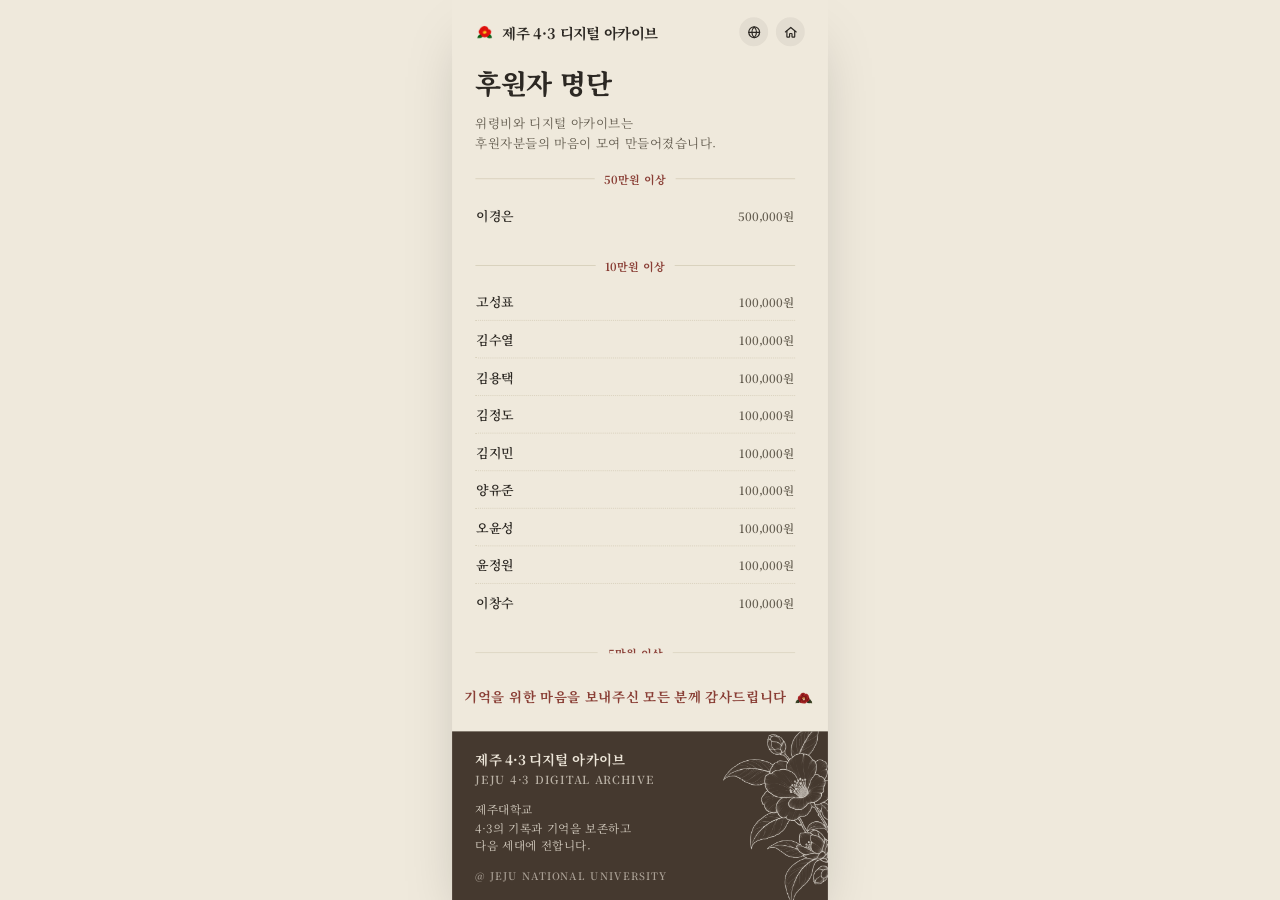
<file: donors.html>
<!DOCTYPE html>
<html lang="ko">
<head>
<meta charset="UTF-8">
<meta name="viewport" content="width=device-width, initial-scale=1.0, maximum-scale=1.0, viewport-fit=cover">
<title>후원자 명단 | 제주 4·3 디지털 아카이브</title>
<meta name="description" content="위령비와 디지털 아카이브를 만드는 데 마음을 모아주신 후원자분들을 소개합니다.">
<link rel="preconnect" href="https://fonts.googleapis.com">
<link rel="preconnect" href="https://fonts.gstatic.com" crossorigin>
<link href="https://fonts.googleapis.com/css2?family=Noto+Serif+KR:wght@400;500;700;900&family=Noto+Serif+JP:wght@400;500;700;900&display=swap" rel="stylesheet">
<link rel="stylesheet" href="assets/site.css?v=3">
<style>
  .page-title{
    margin: 6px 24px 0;
    font-weight:800;
    font-size: 28px;
    letter-spacing:-0.5px;
    color: var(--ink);
  }
  .lede{
    margin: 12px 24px 0;
    font-size: 13px;
    line-height:1.6;
    color: var(--ink-soft);
  }
  .thanks-row{
    display:flex;
    align-items:center;
    justify-content:center;
    gap: 7px;
    margin: 34px 14px 26px;
  }
  .thanks-row img{
    width: 23px;
    height:auto;
    flex-shrink:0;
    transform: translateY(3px);
  }
  .thanks-note{
    margin:0;
    font-size: 14px;
    font-weight:700;
    letter-spacing:0.1px;
    color: var(--maroon);
    white-space:nowrap;
  }

  /* ---------- 후원자 명단: 이 영역만 내부 스크롤 (테두리 없이, 다른 텍스트와 같은 여백으로 정렬) ---------- */
  .donor-panel{
    margin: 18px 24px 0;
    padding-right: 10px;
    padding-bottom: 10px;
    height: 500px;
    overflow-y: auto;
    scrollbar-width: thin;
    scrollbar-color: #c9a49c rgba(138,63,54,0.07);
  }
  .donor-panel::-webkit-scrollbar{ width:6px; }
  .donor-panel::-webkit-scrollbar-track{ background: rgba(138,63,54,0.07); border-radius: 999px; }
  .donor-panel::-webkit-scrollbar-thumb{ background: rgba(138,63,54,0.45); border-radius: 999px; }
  .donor-panel::-webkit-scrollbar-thumb:hover{ background: rgba(138,63,54,0.65); }

  /* ---------- 구간 제목: 양옆에 선이 들어간 소제목 ---------- */
  .tier-section{ margin-top: 26px; }
  .tier-section:first-child{ margin-top: 0; }
  .tier-head{
    display:flex;
    align-items:center;
    gap: 10px;
    margin: 0 0 10px;
  }
  .tier-head::before, .tier-head::after{
    content:"";
    flex: 1 1 auto;
    height:1px;
    background: var(--line);
  }
  .tier-head span{
    font-size: 11.5px;
    font-weight:700;
    letter-spacing: 0.4px;
    color: var(--maroon);
    white-space:nowrap;
  }

  /* 1만원 이상: 이름 + 금액이 점선으로 연결되는 한 줄 */
  .donor-row{
    display:flex;
    align-items:baseline;
    justify-content:space-between;
    gap: 10px;
    padding: 9px 1px;
    border-bottom: 1px dotted var(--line);
    font-size: 13.5px;
  }
  .donor-row:last-child{ border-bottom: 0; }
  .donor-row .nm{
    font-weight:600;
    color: var(--ink);
    flex-shrink:0;
  }
  .donor-row .amt{
    font-size: 12px;
    font-weight:600;
    color: var(--ink-soft);
    flex-shrink:0;
  }

  /* 1만원 미만: 이름만, 3열 그리드 */
  .donor-grid{
    display:grid;
    grid-template-columns: repeat(3, 1fr);
    column-gap: 14px;
    row-gap: 0;
  }
  .donor-grid .name{
    padding: 0 0 12px;
    margin-bottom: 14px;
    border-bottom: 1px solid var(--line);
    font-size: 14.5px;
    font-weight:600;
    color: var(--ink);
  }

</style>
</head>
<body>
<div id="stage">
<div class="screen" id="screen">

  <!-- Header -->
  <header class="header">
    <img class="mark" src="assets/camellia-mark.png" alt="">
    <span class="title">제주 4·3 디지털 아카이브</span>
    <div class="lang-wrap">
      <button class="lang-btn" id="langBtn" aria-label="언어 선택">
        <svg viewBox="0 0 24 24" fill="none" stroke="currentColor" stroke-width="2" stroke-linecap="round" stroke-linejoin="round"><circle cx="12" cy="12" r="9"/><path d="M3 12h18"/><path d="M12 3c2.5 2.5 3.8 5.5 3.8 9s-1.3 6.5-3.8 9c-2.5-2.5-3.8-5.5-3.8-9S9.5 5.5 12 3Z"/></svg>
      </button>
      <div class="lang-dropdown" id="langDropdown"></div>
    </div>
    <a class="home-btn" href="index.html" aria-label="홈으로">
      <svg viewBox="0 0 24 24" fill="none" stroke="currentColor" stroke-width="2" stroke-linecap="round" stroke-linejoin="round"><path d="M3 11.5 12 4l9 7.5"/><path d="M5.5 10v9a1 1 0 0 0 1 1H9a1 1 0 0 0 1-1v-4a1 1 0 0 1 1-1h2a1 1 0 0 1 1 1v4a1 1 0 0 0 1 1h2.5a1 1 0 0 0 1-1v-9"/></svg>
    </a>
  </header>

  <h1 class="page-title" id="pageTitle">후원자 명단</h1>
  <p class="lede" id="lede">위령비와 디지털 아카이브는<br>후원자분들의 마음이 모여 만들어졌습니다.</p>

  <!-- 후원자 명단: 이 상자 안에서만 스크롤된다 (내용은 JS가 채운다) -->
  <div class="donor-panel" id="donorPanel"></div>

  <div class="thanks-row">
    <p class="thanks-note" id="thanksNote">기억을 위한 마음을 보내주신 모든 분께 감사드립니다</p>
    <img src="assets/camellia-bloom.png" alt="">
  </div>

  <!-- Footer -->
  <footer class="footer">
    <div class="kr">제주 4·3 디지털 아카이브</div>
    <div class="en">JEJU 4·3 DIGITAL ARCHIVE</div>
    <p class="msg">제주대학교<br>4·3의 기록과 기억을 보존하고<br>다음 세대에 전합니다.</p>
    <div class="univ">@ JEJU NATIONAL UNIVERSITY</div>
    <img class="bloom" src="assets/camellia-line.png" alt="">
  </footer>

</div>
</div>

<script src="assets/fit-screen.js"></script>
<script src="assets/lang-switch.js?v=3"></script>
<script>
  // amountWon: 후원 금액(원 단위, 실제 후원 내역 그대로). 1만원 이상인 분만 금액을 표기하고,
  // 1만원 미만인 분은 이름만 표기한다.
  const DONORS = [
    { name: "이경은", amountWon: 500000 },

    { name: "김지민", amountWon: 100000 }, { name: "김정도", amountWon: 100000 },
    { name: "김용택", amountWon: 100000 }, { name: "양유준", amountWon: 100000 },
    { name: "윤정원", amountWon: 100000 }, { name: "고성표", amountWon: 100000 },
    { name: "이창수", amountWon: 100000 }, { name: "김수열", amountWon: 100000 },
    { name: "오윤성", amountWon: 100000 },

    { name: "박세빈", amountWon: 51000 },
    { name: "김상미", amountWon: 50000 }, { name: "송지은", amountWon: 50000 },
    { name: "주홍재", amountWon: 50000 }, { name: "김남훈", amountWon: 50000 },
    { name: "양예린", amountWon: 50000 }, { name: "홍성진", amountWon: 50000 },
    { name: "양재혁", amountWon: 50000 }, { name: "김　민", amountWon: 50000 },
    { name: "조현준", amountWon: 50000 }, { name: "강동희", amountWon: 50000 },
    { name: "고예훈", amountWon: 50000 }, { name: "김수빈", amountWon: 50000 },
    { name: "양준혁", amountWon: 50000 }, { name: "오청한", amountWon: 50000 },
    { name: "김승희", amountWon: 50000 }, { name: "채호진", amountWon: 50000 },
    { name: "김나경", amountWon: 50000 }, { name: "오화선", amountWon: 50000 },
    { name: "이동현", amountWon: 50000 }, { name: "신민섭", amountWon: 50000 },
    { name: "이건웅", amountWon: 50000 }, { name: "손세호", amountWon: 50000 },

    { name: "허승현", amountWon: 44000 },
    { name: "장동현", amountWon: 43000 }, { name: "임한성", amountWon: 43000 },
    { name: "김　준", amountWon: 43000 }, { name: "이성호", amountWon: 43000 },
    { name: "성민규", amountWon: 43000 }, { name: "김세헌", amountWon: 43000 },
    { name: "박진우", amountWon: 30000 }, { name: "박건도", amountWon: 30000 },
    { name: "김민규", amountWon: 30000 }, { name: "전호현", amountWon: 30000 },
    { name: "신동원", amountWon: 30000 }, { name: "이제령", amountWon: 30000 },
    { name: "강민지", amountWon: 30000 }, { name: "서재원", amountWon: 30000 },
    { name: "박주영", amountWon: 30000 },
    { name: "한정연", amountWon: 20000 }, { name: "양우철", amountWon: 20000 },
    { name: "고다은", amountWon: 20000 }, { name: "김재연", amountWon: 20000 },
    { name: "정승환", amountWon: 10403 }, { name: "김경진", amountWon: 10043 },
    { name: "박경재", amountWon: 10043 },
    { name: "고승철", amountWon: 10000 }, { name: "원준성", amountWon: 10000 },
    { name: "강지환", amountWon: 10000 }, { name: "전진수", amountWon: 10000 },
    { name: "김소희", amountWon: 10000 }, { name: "김지후", amountWon: 10000 },
    { name: "박정연", amountWon: 10000 }, { name: "강야성", amountWon: 10000 },
    { name: "고준혁", amountWon: 10000 }, { name: "한혜림", amountWon: 10000 },
    { name: "김나림", amountWon: 10000 }, { name: "이지혁", amountWon: 10000 },
    { name: "이상준", amountWon: 10000 }, { name: "강시후", amountWon: 10000 },
    { name: "고아령", amountWon: 10000 }, { name: "양유하", amountWon: 10000 },
    { name: "강광식", amountWon: 10000 }, { name: "고은정", amountWon: 10000 },
    { name: "김다완", amountWon: 10000 }, { name: "고예리", amountWon: 10000 },
    { name: "김혜원", amountWon: 10000 }, { name: "유서연", amountWon: 10000 },
    { name: "임지훈", amountWon: 10000 }, { name: "서경훈", amountWon: 10000 },
    { name: "좌혜진", amountWon: 10000 }, { name: "여준호", amountWon: 10000 },
    { name: "박영선", amountWon: 10000 }, { name: "홍수지", amountWon: 10000 },
    { name: "고효경", amountWon: 10000 }, { name: "강혜림", amountWon: 10000 },
    { name: "오재원", amountWon: 10000 }, { name: "손민형", amountWon: 10000 },
    { name: "강창훈", amountWon: 10000 },

    // ---- 1만원 미만: 이름만 표기 ----
    { name: "주홍재" }, { name: "장동현" }, { name: "오유성" },
    { name: "윤태희" }, { name: "임태경" },
    { name: "조준범" }, { name: "윤채은" }, { name: "오성현" },
    { name: "이　수" }, { name: "김민채" }, { name: "고영민" },
    { name: "홍기범" }, { name: "문강혁" }, { name: "김현규" },
    { name: "이지은" }, { name: "한도훈" }, { name: "김동철" },
    { name: "박준혁" },
    { name: "박정민" }, { name: "최승진" }, { name: "강현준" },
    { name: "윤영인" }, { name: "김민건" }, { name: "전세진" },
    { name: "고보건" }, { name: "김은빈" }, { name: "최인영" },
    { name: "이민욱" },
    { name: "임동진" }, { name: "고민서" },
    { name: "전성민" }, { name: "윤지혜" },
    { name: "이은진" }, { name: "고승진" }, { name: "박승현" },
    { name: "강다연" }, { name: "강지운" }, { name: "권경욱" },
    { name: "강찬희" }, { name: "현권우" }, { name: "김의환" },
    { name: "홍지형" },
    { name: "김혁수" }
  ];

  // 금액이 높은 순으로, 같은 금액끼리는 가나다순으로 정렬
  // (구간은 금액대로 나뉘므로, 전체를 한 번만 정렬해두면 각 구간 안에서도 그대로 적용된다)
  DONORS.sort(function (a, b) {
    const aw = typeof a.amountWon === "number" ? a.amountWon : -1;
    const bw = typeof b.amountWon === "number" ? b.amountWon : -1;
    if (aw !== bw) return bw - aw;
    return a.name.replace(/\s/g, "").localeCompare(b.name.replace(/\s/g, ""), "ko");
  });

  // 구간 경계(원 단위): 100만 / 50만 / 10만 / 5만 / 1만. 1만원 미만은 금액 없이 이름만.
  const TIERS = [
    { key: "t100", min: 1000000 },
    { key: "t50", min: 500000 },
    { key: "t10", min: 100000 },
    { key: "t5", min: 50000 },
    { key: "t1", min: 10000 },
    { key: "under", min: 0 }
  ];
  function tierOf(d) {
    if (typeof d.amountWon !== "number") return "under";
    for (let i = 0; i < TIERS.length; i++) {
      if (d.amountWon >= TIERS[i].min) return TIERS[i].key;
    }
    return "under";
  }

  // ---------- 다국어 번역 (기계번역 초안 — 공개 전 원어민 검수 권장) ----------
  const I18N = {
    ko: {
      pageTitle: "후원자 명단",
      lede: "위령비와 디지털 아카이브는<br>후원자분들의 마음이 모여 만들어졌습니다.",
      thanksNote: "기억을 위한 마음을 보내주신 모든 분께 감사드립니다",
      tiers: { t100: "100만원 이상", t50: "50만원 이상", t10: "10만원 이상", t5: "5만원 이상", t1: "1만원 이상", under: "1만원 미만" },
      amount: function (w) { return w.toLocaleString("ko-KR") + "원"; }
    },
    en: {
      pageTitle: "List of Supporters",
      lede: "The memorial and this digital archive<br>were made possible by our supporters' generosity.",
      thanksNote: "Thank you for contributing to this remembrance.",
      tiers: { t100: "₩1,000,000+", t50: "₩500,000+", t10: "₩100,000+", t5: "₩50,000+", t1: "₩10,000+", under: "Under ₩10,000" },
      amount: function (w) { return "₩" + w.toLocaleString("en-US"); }
    },
    zh: {
      pageTitle: "捐助者名单",
      lede: "纪念碑与数字档案馆<br>是由各位捐助者的心意汇聚而成。",
      thanksNote: "感谢每一位为铭记历史献出心意的朋友。",
      tiers: { t100: "100万韩元以上", t50: "50万韩元以上", t10: "10万韩元以上", t5: "5万韩元以上", t1: "1万韩元以上", under: "1万韩元以下" },
      amount: function (w) { return w.toLocaleString("zh-CN") + "韩元"; }
    },
    ja: {
      pageTitle: "後援者名簿",
      lede: "慰霊碑とデジタルアーカイブは、<br>後援者の皆様の心が集まって作られました。",
      thanksNote: "記憶のために心を寄せてくださった皆様に感謝します。",
      tiers: { t100: "100万ウォン以上", t50: "50万ウォン以上", t10: "10万ウォン以上", t5: "5万ウォン以上", t1: "1万ウォン以上", under: "1万ウォン未満" },
      amount: function (w) { return w.toLocaleString("ja-JP") + "ウォン"; }
    }
  };

  let currentLang = "ko";

  const donorPanel = document.getElementById("donorPanel");

  function render() {
    const t = I18N[currentLang] || I18N.ko;
    donorPanel.innerHTML = "";

    TIERS.forEach(function (tier) {
      const list = DONORS.filter(function (d) { return tierOf(d) === tier.key; });
      if (list.length === 0) return;

      const section = document.createElement("div");
      section.className = "tier-section";

      const head = document.createElement("div");
      head.className = "tier-head";
      const headSpan = document.createElement("span");
      headSpan.textContent = t.tiers[tier.key];
      head.appendChild(headSpan);
      section.appendChild(head);

      if (tier.key === "under") {
        const grid = document.createElement("div");
        grid.className = "donor-grid";
        list.forEach(function (d) {
          const el = document.createElement("div");
          el.className = "name";
          el.textContent = d.name;
          grid.appendChild(el);
        });
        section.appendChild(grid);
      } else {
        list.forEach(function (d) {
          const row = document.createElement("div");
          row.className = "donor-row";
          const nm = document.createElement("span");
          nm.className = "nm";
          nm.textContent = d.name;
          const amt = document.createElement("span");
          amt.className = "amt";
          amt.textContent = t.amount(d.amountWon);
          row.appendChild(nm);
          row.appendChild(amt);
          section.appendChild(row);
        });
      }

      donorPanel.appendChild(section);
    });

    donorPanel.scrollTop = 0;
    if (window.__fitScreen) window.__fitScreen();
  }

  window.__applyLanguage = function (lang) {
    currentLang = lang;
    const t = I18N[lang] || I18N.ko;
    document.getElementById("pageTitle").textContent = t.pageTitle;
    document.getElementById("lede").innerHTML = t.lede;
    document.getElementById("thanksNote").textContent = t.thanksNote;
    render();
  };

  render();
</script>
</body>
</html>
</file>
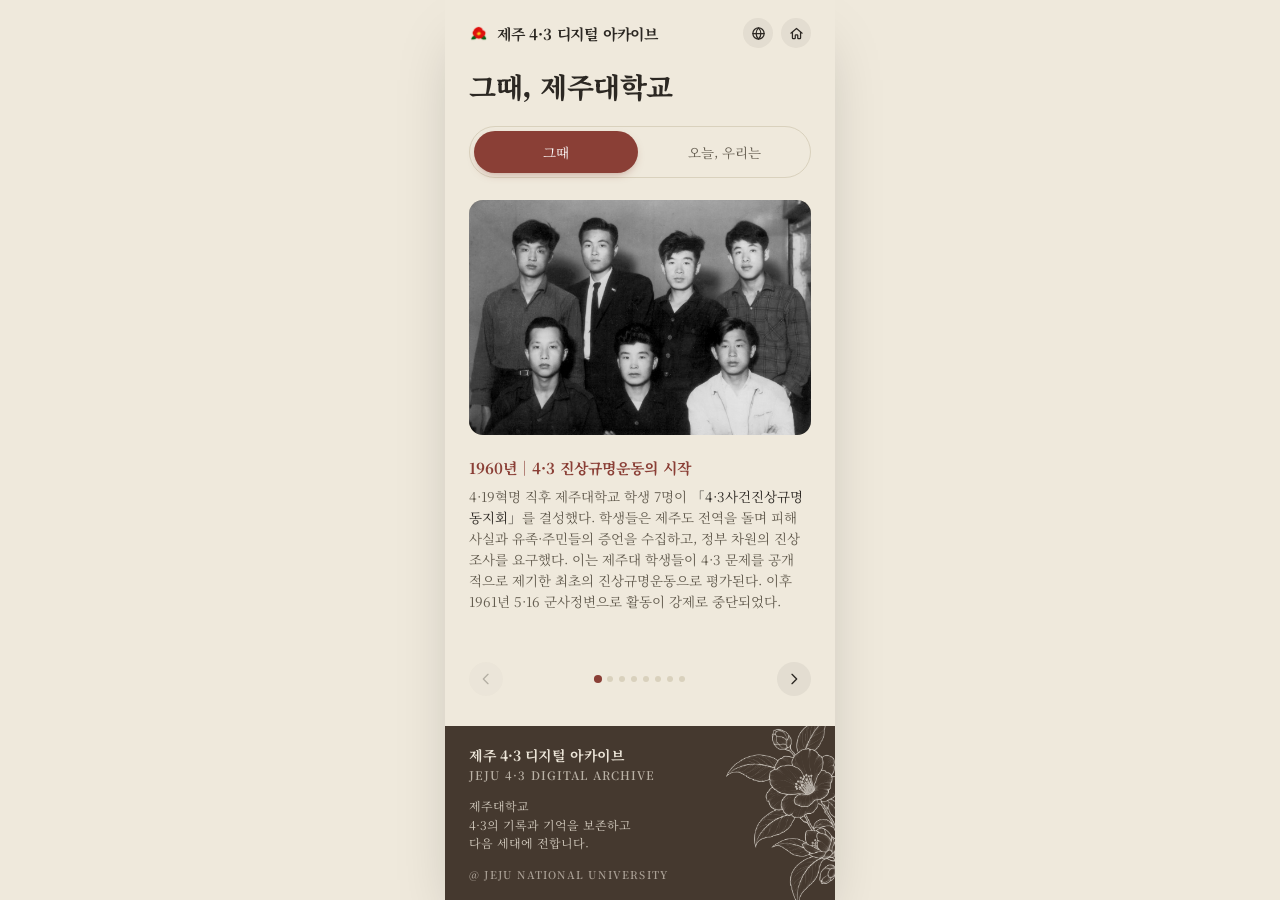
<file: jnu-archive.html>
<!DOCTYPE html>
<html lang="ko">
<head>
<meta charset="UTF-8">
<meta name="viewport" content="width=device-width, initial-scale=1.0, maximum-scale=1.0, viewport-fit=cover">
<title>그때, 제주대학교 | 제주 4·3 디지털 아카이브</title>
<meta name="description" content="1960년부터 오늘까지, 제주대학교 학생들이 이어온 4·3 진상규명운동의 기록입니다.">
<link rel="preconnect" href="https://fonts.googleapis.com">
<link rel="preconnect" href="https://fonts.gstatic.com" crossorigin>
<link href="https://fonts.googleapis.com/css2?family=Noto+Serif+KR:wght@400;500;700;900&family=Noto+Serif+JP:wght@400;500;700;900&display=swap" rel="stylesheet">
<link rel="stylesheet" href="assets/site.css?v=3">
<style>
  .page-title{
    margin: 6px 24px 0;
    font-weight:800;
    font-size: 28px;
    letter-spacing:-0.5px;
    color: var(--ink);
    white-space:nowrap;
    overflow:hidden;
    text-overflow:ellipsis;
  }

  /* ---------- Tab toggle: 1952 그때 / 오늘 우리는 (누르면 배경이 스르륵 슬라이드) ---------- */
  .tab-toggle{
    position:relative;
    margin: 20px 24px 0;
    display:flex;
    background: transparent;
    border: 1.5px solid var(--line);
    border-radius: 999px;
    padding: 4px;
    gap:4px;
  }
  .tab-thumb{
    position:absolute;
    top:4px; bottom:4px; left:4px;
    width: calc(50% - 6px); /* 버튼 2개 + 4px 간격 + 4px 안쪽 여백을 정확히 계산 (테두리를 넘지 않음) */
    background: var(--maroon);
    border-radius: 999px;
    transform: translateX(0);
    transition: transform .32s cubic-bezier(.4,0,.2,1);
    box-shadow: 0 4px 10px -4px rgba(138,63,54,0.5);
  }
  .tab-thumb.pos-1{
    transform: translateX(calc(100% + 4px));
  }
  .tab-toggle button{
    position:relative;
    z-index:1;
    flex:1;
    border:0;
    background:transparent;
    border-radius:999px;
    padding: 11px 0;
    font-family: "Noto Serif KR", "Noto Serif JP", serif;
    font-size:13.5px;
    font-weight:400;
    color: var(--ink-soft);
    cursor:pointer;
    transition: color .32s ease;
  }
  .tab-toggle button.active{
    color: #fff;
  }

  /* ---------- Photo: 항목(연도)마다 사진 한 장. 없으면 placeholder 색이 그대로 보인다 ---------- */
  .photo-ph{
    position:relative;
    margin: 22px 24px 0;
    height: 235px;
    border-radius:14px;
    overflow:hidden;
    background:var(--placeholder);
  }
  .photo-ph img{
    width:100%;
    height:100%;
    object-fit:cover;
    display:block;
    opacity:0;
    transition: opacity .25s ease;
  }
  .photo-ph img.loaded{ opacity:1; }
  .photo-ph img:not([src]){ display:none; }

  /* ---------- Caption: 글 길이가 항목마다 달라서, 이 상자 안에서만 스크롤된다 ---------- */
  .cap-eyebrow{
    margin: 22px 24px 0;
    color: var(--maroon);
    font-weight:700;
    font-size: 15px;
    line-height:1.4;
    white-space:nowrap;
    overflow:hidden;
    text-overflow:ellipsis;
  }
  .cap-desc{
    margin: 8px 24px 0;
    padding-right: 8px;
    height: 168px;
    overflow-y: auto;
    font-size: 13.5px;
    line-height:1.55;
    color: var(--ink-soft);
    scrollbar-width: thin;
    scrollbar-color: #c9a49c rgba(138,63,54,0.07);
  }
  .cap-desc::-webkit-scrollbar{ width:5px; }
  .cap-desc::-webkit-scrollbar-track{ background: rgba(138,63,54,0.07); border-radius: 999px; }
  .cap-desc::-webkit-scrollbar-thumb{ background: rgba(138,63,54,0.45); border-radius: 999px; }
  .cap-desc strong{ color: var(--ink); font-weight:400; }

  /* ---------- Pager: 남는 공간을 채우며 화면 하단으로 붙는다 ---------- */
  .pager{
    margin: auto 24px 22px;
    display:flex;
    align-items:center;
    justify-content:space-between;
  }
  .pager .arrow{
    width:34px; height:34px;
    flex-shrink:0;
    border-radius:50%;
    border:0;
    background: rgba(44,40,35,0.06);
    color: var(--ink);
    display:flex;
    align-items:center;
    justify-content:center;
    cursor:pointer;
    transition: background .15s ease, transform .15s ease;
  }
  .pager .arrow:active{ background: rgba(44,40,35,0.12); transform: scale(0.94); }
  .pager .arrow svg{ width:16px; height:16px; }
  .pager .arrow[disabled]{ opacity:0.3; cursor:default; }
  .pager .arrow[disabled]:active{ background: rgba(44,40,35,0.06); transform:none; }
  .pager-dots{
    flex:1;
    display:flex;
    align-items:center;
    justify-content:center;
    gap: 6px;
    flex-wrap:wrap;
    padding: 0 8px;
  }
  .pager-dots .dot{
    width:6px; height:6px;
    flex-shrink:0;
    border-radius:50%;
    border:0;
    padding:0;
    background: var(--line);
    cursor:pointer;
    transition: background .2s ease, transform .2s ease;
  }
  .pager-dots .dot.active{
    background: var(--maroon);
    transform: scale(1.35);
  }
</style>
</head>
<body>
<div id="stage">
<div class="screen" id="screen">

  <!-- Header -->
  <header class="header">
    <img class="mark" src="assets/camellia-mark.png" alt="">
    <span class="title">제주 4·3 디지털 아카이브</span>
    <div class="lang-wrap">
      <button class="lang-btn" id="langBtn" aria-label="언어 선택">
        <svg viewBox="0 0 24 24" fill="none" stroke="currentColor" stroke-width="2" stroke-linecap="round" stroke-linejoin="round"><circle cx="12" cy="12" r="9"/><path d="M3 12h18"/><path d="M12 3c2.5 2.5 3.8 5.5 3.8 9s-1.3 6.5-3.8 9c-2.5-2.5-3.8-5.5-3.8-9S9.5 5.5 12 3Z"/></svg>
      </button>
      <div class="lang-dropdown" id="langDropdown"></div>
    </div>
    <a class="home-btn" href="index.html" aria-label="홈으로">
      <svg viewBox="0 0 24 24" fill="none" stroke="currentColor" stroke-width="2" stroke-linecap="round" stroke-linejoin="round"><path d="M3 11.5 12 4l9 7.5"/><path d="M5.5 10v9a1 1 0 0 0 1 1H9a1 1 0 0 0 1-1v-4a1 1 0 0 1 1-1h2a1 1 0 0 1 1 1v4a1 1 0 0 0 1 1h2.5a1 1 0 0 0 1-1v-9"/></svg>
    </a>
  </header>

  <h1 class="page-title" id="pageTitle">그때, 제주대학교</h1>

  <!-- 그때(2014년 이전) / 오늘, 우리는(2014년 이후) -->
  <div class="tab-toggle" id="tabToggle">
    <div class="tab-thumb" id="tabThumb"></div>
    <button type="button" class="active" data-tab="then" id="tabThenBtn">그때</button>
    <button type="button" data-tab="now" id="tabNowBtn">오늘, 우리는</button>
  </div>

  <!-- 사진: 항목(연도)마다 assets/years/연도.jpg(또는 .png)를 넣으면 자동으로 표시된다 -->
  <div class="photo-ph">
    <img id="photoImg" alt="">
  </div>

  <!-- 선택된 항목의 설명 -->
  <div class="cap-eyebrow" id="capEyebrow">그 시절의 제주</div>
  <p class="cap-desc" id="capDesc">사진과 설명이 들어갈 자리입니다.</p>

  <!-- 페이지 넘기기 -->
  <div class="pager">
    <button type="button" class="arrow" id="prevBtn" aria-label="이전">
      <svg viewBox="0 0 24 24" fill="none" stroke="currentColor" stroke-width="2" stroke-linecap="round" stroke-linejoin="round"><path d="M15 5l-7 7 7 7"/></svg>
    </button>
    <div class="pager-dots" id="pagerDots"></div>
    <button type="button" class="arrow" id="nextBtn" aria-label="다음">
      <svg viewBox="0 0 24 24" fill="none" stroke="currentColor" stroke-width="2" stroke-linecap="round" stroke-linejoin="round"><path d="M9 5l7 7-7 7"/></svg>
    </button>
  </div>

  <!-- Footer -->
  <footer class="footer">
    <div class="kr">제주 4·3 디지털 아카이브</div>
    <div class="en">JEJU 4·3 DIGITAL ARCHIVE</div>
    <p class="msg">제주대학교<br>4·3의 기록과 기억을 보존하고<br>다음 세대에 전합니다.</p>
    <div class="univ">@ JEJU NATIONAL UNIVERSITY</div>
    <img class="bloom" src="assets/camellia-line.png" alt="">
  </footer>

</div>
</div>

<script src="assets/fit-screen.js"></script>
<script src="assets/lang-switch.js?v=3"></script>
<script>
  // 언어별 제목/설명. 기계번역 초안이라 공개 전 원어민 검수를 권장한다.
  // slug: 사진 파일명(assets/years/{slug}.jpg)에 쓰인다. yNum+isDecade로 언어별 "1960년"/"1960"/"1960年" 표기를 만든다.
  const ITEMS = {
    then: [
      { slug: "1960", yNum: 1960, isDecade: false,
        title: { ko: "4·3 진상규명운동의 시작", en: "The Truth-Finding Movement Begins", zh: "4·3真相调查运动的开始", ja: "4·3真相究明運動の始まり" },
        desc: {
          ko: "4·19혁명 직후 제주대학교 학생 7명이 **「4·3사건진상규명동지회」**를 결성했다. 학생들은 제주도 전역을 돌며 피해 사실과 유족·주민들의 증언을 수집하고, 정부 차원의 진상조사를 요구했다. 이는 제주대 학생들이 4·3 문제를 공개적으로 제기한 최초의 진상규명운동으로 평가된다. 이후 1961년 5·16 군사정변으로 활동이 강제로 중단되었다.",
          en: "Right after the April 19 Revolution, seven Jeju National University students formed the **\"4·3 Incident Truth-Finding Comrades' Society.\"** They traveled across Jeju collecting accounts of the damage and testimonies from bereaved families and residents, and demanded a government-level investigation. This is regarded as the first truth-finding movement in which Jeju National University students publicly raised the issue of 4·3. The activity was forcibly halted by the May 16 military coup of 1961.",
          zh: "4·19革命爆发后不久，7名济州大学校学生组成了**\"4·3事件真相调查同志会\"**。学生们走遍济州岛各地，收集受害事实及遗属、居民的证言，要求政府层面展开真相调查。这被评价为济州大学学生首次公开提出4·3问题的真相调查运动。此后因1961年5·16军事政变，活动被强制中断。",
          ja: "4·19革命直後、済州大学校の学生7人が**「4·3事件真相究明同志会」**を結成した。学生たちは済州島全域を回って被害の事実と遺族・住民の証言を収集し、政府レベルの真相調査を要求した。これは済州大学の学生たちが4·3問題を公に提起した最初の真相究明運動と評価されている。その後、1961年の5·16軍事政変により活動は強制的に中断された。"
        } },
      { slug: "1986", yNum: 1986, isDecade: false,
        title: { ko: "학내에서 다시 시작된 4·3의 기억", en: "4·3's Memory Revived on Campus", zh: "校园内重新唤起的4·3记忆", ja: "学内で再び始まった4·3の記憶" },
        desc: {
          ko: "4월 3일 제주대학교 총학생회장 박희수의 제안으로 학내 4·3 분향소가 설치되었다. 1960년 이후 약 26년 만에 대학 공간에서 다시 4·3을 공개적으로 이야기하기 시작했다는 점에서 의미가 크다.",
          en: "On April 3, at the proposal of Jeju National University Student Council President Park Hee-su, a memorial altar for 4·3 was set up on campus. This holds great significance in that, for the first time in about 26 years since 1960, 4·3 began to be publicly discussed again within university space.",
          zh: "4月3日，在济州大学校总学生会会长朴熙洙的提议下，校内设立了4·3灵堂。这标志着自1960年以来约26年间，大学空间再次公开谈论4·3，意义重大。",
          ja: "4月3日、済州大学校総学生会長パク・ヒスの提案により、学内に4·3焚香所が設置された。1960年以来約26年ぶりに、大学という空間で再び4·3を公に語り始めたという点で意義が大きい。"
        } },
      { slug: "1987", yNum: 1987, isDecade: false,
        title: { ko: "4·3 학생운동의 본격적인 확산", en: "The 4·3 Student Movement Spreads", zh: "4·3学生运动的全面扩散", ja: "4·3学生運動の本格的な拡大" },
        desc: {
          ko: "제주대학교 총학생회가 4·3 발발 이후 처음으로 학내 위령제를 개최했다. 이와 함께 4·3을 '민중항쟁'으로 규정한 대자보가 게시되었고, 이를 작성한 학생들이 경찰에 연행되었다. 학생들은 연행된 학생들의 석방을 요구하며 중간고사를 거부했고, 약 3,000명이 참여한 비상학생총회까지 열렸다. 이를 계기로 4·3은 일부 학생들의 문제를 넘어 제주대 학생사회 전체의 의제로 확대되었다.",
          en: "The Jeju National University Student Council held the first on-campus memorial service for 4·3 since the incident occurred. Alongside this, a wall poster defining 4·3 as a \"people's uprising\" was put up, and the students who wrote it were arrested by police. Students boycotted midterm exams demanding the arrested students' release, and an emergency general student assembly attended by about 3,000 people was even held. This became the occasion for 4·3 to expand beyond the concern of a few students into an agenda for the entire Jeju National University student body.",
          zh: "济州大学校总学生会首次在4·3事件爆发后于校内举行了慰灵祭。与此同时，一张将4·3定性为\"民众抗争\"的大字报被张贴出来，撰写者遭警方逮捕。学生们为要求释放被捕学生而拒绝参加期中考试，甚至召开了约3000人参加的紧急学生总会。以此为契机，4·3问题超越了部分学生的个人议题，扩大为济州大学全体学生社会共同的议题。",
          ja: "済州大学校総学生会が、4·3発生以来初めて学内慰霊祭を開催した。これとともに、4·3を「民衆抗争」と規定した壁新聞(大字報)が掲示され、これを作成した学生たちが警察に連行された。学生たちは連行された学生の釈放を求めて中間試験を拒否し、約3,000人が参加する非常学生総会まで開かれた。これを契機に4·3は一部学生の問題を超え、済州大学学生社会全体の議題へと拡大した。"
        } },
      { slug: "1989", yNum: 1989, isDecade: false,
        title: { ko: "지역사회로 확장된 4·3 운동", en: "4·3 Reaches the Wider Community", zh: "4·3运动扩展至地区社会", ja: "地域社会へ拡大した4·3運動" },
        desc: {
          ko: "제주지역 총학생회협의회가 **「4·3 자주항쟁 계승 및 구국선열 추모제」**를 개최했다. 제주대 학생들의 활동은 학내 추모를 넘어 지역 대학생과 시민사회단체의 연대, 거리행진, 공개 추모행사와 문화활동 등으로 확대되었다.",
          en: "The Jeju Regional Council of Student Councils held the **\"Memorial for the Succession of the 4·3 Independence Struggle and the Patriotic Martyrs.\"** Jeju National University students' activities expanded beyond on-campus commemoration to solidarity with regional university students and civic organizations, street marches, public memorial events, and cultural activities.",
          zh: "济州地区总学生会协议会举办了**\"4·3自主抗争继承及救国先烈追悼祭\"**。济州大学学生们的活动超越了校内悼念，扩展为与地区大学生及市民社会团体的联合、街头游行、公开悼念活动及文化活动等。",
          ja: "済州地域総学生会協議会が**「4·3自主抗争継承及び救国先烈追悼祭」**を開催した。済州大学の学生たちの活動は学内追悼を超え、地域大学生や市民社会団体との連帯、街頭行進、公開追悼行事や文化活動などへと拡大した。"
        } },
      { slug: "1991", yNum: 1991, isDecade: false,
        title: { ko: "사월대 발대와 대규모 진상규명 투쟁", en: "The April Corps and Street Struggle", zh: "四月队成立与大规模真相调查斗争", ja: "四月隊発隊と大規模な真相究明闘争" },
        desc: {
          ko: "4월 1일 제주대에서 4·3 진상규명 투쟁을 위한 사월대 발대식이 열렸다. 이어 4월 3일에는 약 1,000명의 학생이 참여한 대규모 집회가 진행되었으며, 많은 학생이 경찰에 연행되는 등 4·3 진상규명운동이 강한 거리투쟁의 형태로 전개되었다.",
          en: "On April 1, a launch ceremony for the \"April Corps,\" formed for the 4·3 truth-finding struggle, was held at Jeju National University. Then on April 3, a large-scale rally attended by about 1,000 students took place, and many students were arrested by police; the 4·3 truth-finding movement unfolded in the form of intense street struggle.",
          zh: "4月1日，济州大学举行了为4·3真相调查斗争而组建的\"四月队\"成立仪式。随后4月3日，约1000名学生参加的大规模集会举行，许多学生遭警方逮捕，4·3真相调查运动以激烈的街头斗争形式展开。",
          ja: "4月1日、済州大学で4·3真相究明闘争のための四月隊発隊式が行われた。続いて4月3日には約1,000人の学生が参加する大規模な集会が行われ、多くの学生が警察に連行されるなど、4·3真相究明運動は激しい街頭闘争の形で展開された。"
        } },
      { slug: "1993", yNum: 1993, isDecade: false,
        title: { ko: "특별법 제정 요구가 국회로", en: "Special Law Petition to the Assembly", zh: "特别法制定要求提交国会", ja: "特別法制定要求が国会へ" },
        desc: {
          ko: "제주지역총학생회협의회를 중심으로 4·3특별법 제정과 국회 특별위원회 구성을 촉구하는 청원서가 국회에 제출되었다. 청원에는 약 1만 7천 명의 제주도민이 서명했으며, 학생운동이 도민과 국회를 연결하는 제도적 진상규명운동으로 발전하는 계기가 되었다.",
          en: "Led by the Jeju Regional Council of Student Councils, a petition urging the enactment of a 4·3 Special Act and the formation of a National Assembly special committee was submitted to the National Assembly. About 17,000 Jeju residents signed the petition, which became the occasion for the student movement to develop into an institutional truth-finding movement linking the island's residents with the National Assembly.",
          zh: "以济州地区总学生会协议会为中心，一份敦促制定4·3特别法及成立国会特别委员会的请愿书被提交至国会。约1万7千名济州岛民在请愿书上签名，这成为学生运动发展为连接岛民与国会的制度性真相调查运动的契机。",
          ja: "済州地域総学生会協議会を中心に、4·3特別法の制定と国会特別委員会の構成を求める請願書が国会に提出された。請願には約1万7千人の済州島民が署名し、学生運動が島民と国会を結ぶ制度的な真相究明運動へと発展する契機となった。"
        } },
      { slug: "1999", yNum: 1999, isDecade: false,
        title: { ko: "4·3특별법 제정", en: "Enactment of the 4·3 Special Act", zh: "4·3特别法制定", ja: "4·3特別法の制定" },
        desc: {
          ko: "12월 16일 국회에서 **「제주4·3사건 진상규명 및 희생자 명예회복에 관한 특별법」**이 통과되었다. 1960년 제주대 학생들의 진상규명운동에서 시작된 오랜 요구가 약 40년 만에 제도적 결실을 맺었다.",
          en: "On December 16, the National Assembly passed the **\"Special Act on the Investigation of the Jeju 4·3 Incident and the Restoration of Victims' Honor.\"** The long-standing demand, which began with the truth-finding movement of Jeju National University students in 1960, bore institutional fruit after about 40 years.",
          zh: "12月16日，国会通过了**《济州4·3事件真相调查及牺牲者名誉恢复特别法》**。始于1960年济州大学学生真相调查运动的长久诉求，历经约40年终于结出制度性果实。",
          ja: "12月16日、国会で**「済州4·3事件真相究明及び犠牲者名誉回復に関する特別法」**が通過した。1960年の済州大学学生たちの真相究明運動に始まった長年の要求が、約40年を経て制度的な結実を迎えた。"
        } },
      { slug: "2000s", yNum: 2000, isDecade: true,
        title: { ko: "투쟁에서 교육·기억으로", en: "From Struggle to Education", zh: "从斗争到教育与记忆", ja: "闘争から教育・記憶へ" },
        desc: {
          ko: "4·3특별법 제정 이후 학생들의 활동은 거리투쟁 중심에서 교육, 학술활동, 추모, 전시, 문화활동, 유적지 답사 등으로 다양해졌다. 제주대학교에서도 4·3 관련 강의와 연구가 확대되면서 4·3이 대학의 학문과 교육 영역으로 자리 잡기 시작했다.",
          en: "After the enactment of the 4·3 Special Act, student activity diversified from street-struggle-centered efforts into education, academic work, commemoration, exhibitions, cultural activities, and visits to historical sites. At Jeju National University as well, 4·3-related lectures and research expanded, and 4·3 began to establish itself within the university's academic and educational domain.",
          zh: "4·3特别法制定后，学生们的活动从以街头斗争为中心转向教育、学术活动、悼念、展览、文化活动、遗址踏查等多样化形式。济州大学也扩大了4·3相关课程与研究，4·3开始在大学的学术与教育领域中确立地位。",
          ja: "4·3特別法制定後、学生たちの活動は街頭闘争中心から教育、学術活動、追悼、展示、文化活動、史跡踏査などへと多様化した。済州大学校でも4·3関連の講義と研究が拡大し、4·3が大学の学問と教育の領域に位置づけられ始めた。"
        } }
    ],
    now: [
      { slug: "2014", yNum: 2014, isDecade: false,
        title: { ko: "학생들의 진상규명운동을 다시 기록하다", en: "Recording the Students' Movement", zh: "再次记录学生们的真相调查运动", ja: "学生たちの真相究明運動を再び記録する" },
        desc: {
          ko: "제주대학교 박물관에서 **「학생들의 4·3 진상규명운동」** 사진전이 개최되었다. 과거 학생들이 펼쳤던 4·3 진상규명 활동을 사진과 기록으로 되돌아보며, 제주대 학생운동 자체를 기억하고 계승해야 할 역사로 조명했다.",
          en: "The Jeju National University Museum held the photo exhibition **\"Students' 4·3 Truth-Finding Movement.\"** Looking back through photographs and records at the truth-finding activities once carried out by students, it shed light on the Jeju National University student movement itself as history to be remembered and carried forward.",
          zh: "济州大学校博物馆举办了**《学生们的4·3真相调查运动》**摄影展。通过照片与记录回顾过去学生们开展的4·3真相调查活动，将济州大学学生运动本身视为应被铭记与传承的历史，加以关注。",
          ja: "済州大学校博物館で**「学生たちの4·3真相究明運動」**写真展が開催された。かつて学生たちが繰り広げた4·3真相究明活動を写真と記録で振り返り、済州大学の学生運動そのものを記憶し継承すべき歴史として照らし出した。"
        } },
      { slug: "2016", yNum: 2016, isDecade: false,
        title: { ko: "대학생 4·3 바로알리기 활동 확대", en: "Campaign to Inform about 4·3", zh: "大学生\"正确认识4·3\"活动扩大", ja: "4·3を正しく知らせる活動の拡大" },
        desc: {
          ko: "제주대 총학생회가 **「제주지역대학생 4·3 바로알리기」** 행사를 진행했다. 약 700명의 대학생이 거리행진, 홍보부스, 시민 분향소, 전시, 유적지 기행, 헌화 등 다양한 프로그램에 참여하며 4·3을 시민들에게 알렸다.",
          en: "The Jeju National University Student Council carried out the **\"Jeju Regional University Students' Correctly Informing about 4·3\"** event. About 700 university students took part in a variety of programs — street marches, promotional booths, a citizens' memorial altar, exhibitions, visits to historical sites, and flower-laying — to inform citizens about 4·3.",
          zh: "济州大学总学生会举办了**\"济州地区大学生正确认识4·3\"**活动。约700名大学生参与了街头游行、宣传展位、市民灵堂、展览、遗址考察、献花等多种项目，向市民宣传4·3。",
          ja: "済州大学総学生会が**「済州地域大学生4·3を正しく知らせる」**行事を行った。約700人の大学生が街頭行進、広報ブース、市民焚香所、展示、史跡巡り、献花など多様なプログラムに参加し、4·3を市民に知らせた。"
        } },
      { slug: "2017", yNum: 2017, isDecade: false,
        title: { ko: "제주지역 대학생 연대 강화", en: "Jeju University Students Unite", zh: "济州地区大学生联合加强", ja: "済州地域大学生の連帯強化" },
        desc: {
          ko: "제주대·제주국제대·제주한라대·제주관광대 등 제주지역 4개 대학이 연합해 대학생 4·3 평화대행진을 진행했다. 거리행진뿐 아니라 추모주간, 분향소, 작품 공모전, 4·3길 걷기, 행방불명인 표석 조화 꽂기 등 다양한 참여형 활동이 이어졌다.",
          en: "Four universities in the Jeju region — Jeju National University, Jeju International University, Jeju Halla University, and Jeju Tourism University — joined forces to hold a university students' 4·3 Peace Grand March. In addition to the street march, a variety of participatory activities continued, including a memorial week, a memorial altar, an art competition, walking the 4·3 trail, and placing flowers at memorial markers for the missing.",
          zh: "济州大学、济州国际大学、济州汉拿大学、济州观光大学等济州地区4所大学联合举行了大学生4·3和平大游行。除街头游行外，悼念周、灵堂、作品征集大赛、4·3之路徒步、为失踪者标石献花等多种参与式活动也相继展开。",
          ja: "済州大学・済州国際大学・済州漢拏大学・済州観光大学など済州地域の4大学が連合し、大学生4·3平和大行進を行った。街頭行進だけでなく、追悼週間、焚香所、作品公募展、4·3の道歩き、行方不明者標石への造花供えなど、多様な参加型活動が続いた。"
        } },
      { slug: "2018", yNum: 2018, isDecade: false,
        title: { ko: "4·3 70주년, 전국 대학생으로 확대", en: "4·3's 70th Anniversary, Nationwide", zh: "4·3七十周年，扩展至全国大学生", ja: "4·3 70周年、全国の大学生へ拡大" },
        desc: {
          ko: "4·3 70주년을 맞아 제주지역 대학생들과 전국 국공립대학생연합회가 함께 4·3 알리기 거리행진을 진행했다. 학생들은 특별법 개정, 4·3 역사교육 강화, 4·3 정명 찾기 등을 요구하며 제주 안의 활동을 전국 대학생 연대로 확대했다.\n\n같은 해부터 대학생 4·3 동백서포터즈가 운영되기 시작했다. 대학생들이 직접 4·3 역사 학습, 유적지 답사, 홍보 콘텐츠 제작, 추모행사와 SNS 홍보 등에 참여하며 새로운 세대가 4·3을 알리는 주체로 등장했다.",
          en: "Marking the 70th anniversary of 4·3, Jeju regional university students and the National Federation of Public University Student Councils jointly held a street march to raise awareness of 4·3. Students called for revision of the Special Act, strengthened 4·3 history education, and finding 4·3's proper name, expanding activity within Jeju into nationwide university-student solidarity.\n\nFrom that same year, the university student \"4·3 Camellia Supporters\" began operating. University students directly took part in learning 4·3 history, visiting historical sites, producing promotional content, and organizing memorial events and social media outreach, emerging as a new generation that carried the task of informing others about 4·3.",
          zh: "值4·3七十周年之际，济州地区大学生与全国国公立大学生联合会共同举行了宣传4·3的街头游行。学生们要求修订特别法、加强4·3历史教育、寻找4·3正名等，将济州岛内的活动扩展为全国大学生的联合行动。\n\n同年起，大学生4·3山茶花支援团开始运营。大学生们亲自参与4·3历史学习、遗址考察、宣传内容制作、悼念活动及社交媒体宣传等，新一代成为了宣传4·3的主体。",
          ja: "4·3 70周年を迎え、済州地域の大学生たちと全国国公立大学生連合会が共に4·3を知らせる街頭行進を行った。学生たちは特別法改正、4·3歴史教育の強化、4·3正名探しなどを要求し、済州内の活動を全国の大学生連帯へと拡大した。\n\n同年から大学生4·3椿サポーターズが運営され始めた。大学生たちが直接4·3の歴史学習、史跡踏査、広報コンテンツ制作、追悼行事やSNS広報などに参加し、新しい世代が4·3を知らせる主体として登場した。"
        } },
      { slug: "2021", yNum: 2021, isDecade: false,
        title: { ko: "온라인으로 이어진 4·3 기억", en: "4·3's Memory Carried On Online", zh: "以线上方式延续的4·3记忆", ja: "オンラインでつながった4·3の記憶" },
        desc: {
          ko: "코로나19로 대면행사가 어려워지자 제주대 총학생회는 **「온라인 4·3 평화의 거리」**를 제작했다. 영상, 카드뉴스, 유족 증언, 온라인 유적지 탐방, 온라인 분향소 등을 통해 4·3을 알렸다. 또한 **「#겅해도 우린 걸으쿠다」** 온라인 걷기 챌린지를 진행하며 기존 거리행진을 온라인 참여형 활동으로 전환했다.",
          en: "As COVID-19 made in-person events difficult, the Jeju National University Student Council produced the **\"Online 4·3 Street of Peace.\"** It raised awareness of 4·3 through videos, card news, bereaved families' testimonies, online tours of historical sites, and an online memorial altar. The council also ran the **\"#Still, We Will Walk\"** online walking challenge, converting the traditional street march into an online participatory activity.",
          zh: "新冠疫情使线下活动难以举行，济州大学总学生会制作了**\"线上4·3和平之路\"**。通过视频、卡片新闻、遗属证言、线上遗址参访、线上灵堂等方式宣传4·3。此外还开展了**\"#即便如此我们也会前行\"**线上徒步挑战，将原有的街头游行转换为线上参与型活动。",
          ja: "コロナ19により対面行事が難しくなると、済州大学総学生会は**「オンライン4·3平和の道」**を制作した。映像、カードニュース、遺族証言、オンライン史跡探訪、オンライン焚香所などを通じて4·3を知らせた。また**「＃それでも私たちは歩きます」**オンラインウォーキングチャレンジを行い、従来の街頭行進をオンライン参加型活動へと転換した。"
        } },
      { slug: "2022", yNum: 2022, isDecade: false,
        title: { ko: "일상 속에서 4·3을 기억하는 공간", en: "A Space to Remember 4·3 Daily", zh: "在日常中铭记4·3的空间", ja: "日常の中で4·3を記憶する空間" },
        desc: {
          ko: "제주대학교 학생회관 3층에 **「4·3 작은 전시관」**이 조성되었다. 4·3 연표, 제주대 학생들의 진상규명운동 사진, 전국대학생 평화대행진 자료와 함께 상설분향소, 영상 시청 공간, 스터디 공간 등이 마련되었다. 4월의 일회성 행사를 넘어 학생들이 일상 속에서 4·3을 접할 수 있는 공간이 만들어졌다는 데 의미가 있다.\n\n같은 해 **「전국대학생 4·3 평화인권포럼」**도 개최되어 전국 대학생들이 4·3, 민주화운동, 평화, 인권, 과거사 해결과 세대전승을 함께 논의했다.",
          en: "The **\"4·3 Small Exhibition Hall\"** was established on the third floor of the Jeju National University Student Union building. Alongside a 4·3 timeline, photographs of Jeju National University students' truth-finding movement, and materials from the national university students' Peace Grand March, a permanent memorial altar, a video-viewing space, and a study space were set up. It is significant in that a space was created where students could encounter 4·3 in everyday life, beyond a one-time event each April.\n\nThat same year, the **\"National University Students' 4·3 Peace and Human Rights Forum\"** was also held, where university students from across the country discussed 4·3, the democratization movement, peace, human rights, resolving past wrongs, and passing the memory to the next generation.",
          zh: "济州大学校学生会馆3楼设立了**\"4·3小型展览馆\"**。展馆陈列4·3年表、济州大学学生真相调查运动的照片、全国大学生和平大游行资料，并设有常设灵堂、影像观看空间、自习空间等。其意义在于，超越了每年4月的一次性活动，打造出一个让学生在日常生活中接触4·3的空间。\n\n同年还举办了**\"全国大学生4·3和平人权论坛\"**，全国大学生就4·3、民主化运动、和平、人权、历史问题解决及世代传承展开了共同讨论。",
          ja: "済州大学校学生会館3階に**「4·3小さな展示館」**が造成された。4·3年表、済州大学学生たちの真相究明運動の写真、全国大学生平和大行進資料とともに、常設焚香所、映像視聴空間、学習空間などが設けられた。4月の一回限りの行事を超え、学生たちが日常の中で4·3に触れられる空間が作られたという点に意義がある。\n\n同年**「全国大学生4·3平和人権フォーラム」**も開催され、全国の大学生たちが4·3、民主化運動、平和、人権、過去事解決と世代継承について共に議論した。"
        } },
      { slug: "2024", yNum: 2024, isDecade: false,
        title: { ko: "4·3의 세대전승", en: "Passing 4·3 to the Next Generation", zh: "4·3的世代传承", ja: "4·3の世代継承" },
        desc: {
          ko: "제주지역 대학과 전국 대학생들이 함께 대학생 4·3 평화대행진에 참여했다. 학생들은 과거 청년학생들이 4·3 해결에 앞장섰던 것처럼 자신들도 4·3의 평화와 인권 정신을 이어가겠다는 뜻을 공동선언을 통해 밝혔다. 이 시기 활동의 핵심은 '세대전승'으로 정리할 수 있다.",
          en: "Universities in the Jeju region and university students from across the country took part together in the university students' 4·3 Peace Grand March. Through a joint declaration, students expressed their resolve to carry on the spirit of peace and human rights embodied by 4·3, just as young students once took the lead in resolving the 4·3 issue. The core of this period's activity can be summed up as \"passing the memory to the next generation.\"",
          zh: "济州地区高校与全国大学生共同参加了大学生4·3和平大游行。学生们通过联合宣言表明，正如过去青年学生曾引领4·3问题的解决一样，他们也将继承4·3的和平与人权精神。这一时期活动的核心可以概括为\"世代传承\"。",
          ja: "済州地域の大学と全国の大学生たちが共に大学生4·3平和大行進に参加した。学生たちは、かつて青年学生たちが4·3解決に先頭に立ったように、自分たちも4·3の平和と人権の精神を受け継いでいくという意志を共同宣言を通じて明らかにした。この時期の活動の核心は「世代継承」とまとめることができる。"
        } },
      { slug: "2025", yNum: 2025, isDecade: false,
        title: { ko: "4·3 교육의 제도화", en: "Institutionalizing 4·3 Education", zh: "4·3教育的制度化", ja: "4·3教育の制度化" },
        desc: {
          ko: "제주대학교 총학생회는 4·3 비교과 온라인 강의 개설과 유학생 대상 4·3 역사교육 프로그램을 학생회 정책으로 논의했다. 특정 기간의 기념행사를 넘어 대학생활 속에서 4·3을 지속적으로 배우는 방향으로 활동이 변화하고 있다.",
          en: "The Jeju National University Student Council discussed, as student council policy, the launch of a non-credit online 4·3 course and a 4·3 history education program for international students. Activity is shifting beyond commemorative events held during a specific period, toward continuously learning about 4·3 throughout university life.",
          zh: "济州大学校总学生会就开设4·3非学分线上课程及面向留学生的4·3历史教育项目作为学生会政策进行了讨论。活动正从特定时期的纪念活动，转向在大学生活中持续学习4·3的方向发展。",
          ja: "済州大学校総学生会は、4·3の非教科オンライン講義の開設と留学生対象の4·3歴史教育プログラムを学生会政策として議論した。特定期間の記念行事を超え、大学生活の中で4·3を継続的に学ぶ方向へと活動が変化している。"
        } },
      { slug: "2026", yNum: 2026, isDecade: false,
        title: { ko: "기억·교육·평화의 지속", en: "Memory, Education, and Peace Go On", zh: "记忆、教育与和平的延续", ja: "記憶・教育・平和の持続" },
        desc: {
          ko: "대학생 4·3 동백서포터즈를 중심으로 역사 학습, 평화대행진, 행방불명인 표석 조화 꽂기, 추모주간, 학생회관 홍보, 유적지 기행과 SNS 홍보 등이 이어지고 있다. 제주대의 4·3 활동은 현재 추모를 넘어 교육·일상화·전국화·세대전승의 방향으로 이어지고 있다.",
          en: "Centered on the university student \"4·3 Camellia Supporters,\" activities continue — history learning, the Peace Grand March, placing flowers at memorial markers for the missing, memorial week, promotion at the student union building, visits to historical sites, and social media outreach. Jeju National University's 4·3 activity now extends beyond remembrance alone, moving in the direction of education, everyday integration, nationwide reach, and passing the memory to the next generation.",
          zh: "以大学生4·3山茶花支援团为中心，历史学习、和平大游行、为失踪者标石献花、悼念周、学生会馆宣传、遗址考察及社交媒体宣传等活动仍在持续。济州大学的4·3活动如今已超越单纯的悼念，正朝着教育化、日常化、全国化及世代传承的方向延续发展。",
          ja: "大学生4·3椿サポーターズを中心に、歴史学習、平和大行進、行方不明者標石への造花供え、追悼週間、学生会館での広報、史跡巡りとSNS広報などが続いている。済州大学の4·3活動は現在、追悼を超えて教育化・日常化・全国化・世代継承の方向へとつながっている。"
        } }
    ]
  };

  const UI = {
    ko: { pageTitle: "그때, 제주대학교", tabThen: "그때", tabNow: "오늘, 우리는", dotLabel: "번째 기록 보기", yearSuffix: "년", decadeSuffix: "년대" },
    en: { pageTitle: "Jeju Univ., Then", tabThen: "Then", tabNow: "Today, Us", dotLabel: "th record", yearSuffix: "", decadeSuffix: "s" },
    zh: { pageTitle: "那时，济州大学校", tabThen: "那时", tabNow: "今天，我们", dotLabel: "条记录", yearSuffix: "年", decadeSuffix: "年代" },
    ja: { pageTitle: "あの頃、済州大学校", tabThen: "あの頃", tabNow: "今日、私たち", dotLabel: "番目の記録", yearSuffix: "年", decadeSuffix: "年代" }
  };

  // yNum+isDecade로 언어별 연도 표기를 만든다: 1960/ko → "1960년", 1960/en → "1960", 2000/decade/ko → "2000년대"
  function yearText(item, lang) {
    const suffix = item.isDecade ? UI[lang].decadeSuffix : UI[lang].yearSuffix;
    return item.yNum + suffix;
  }

  // **강조** → <strong>강조</strong>, 줄바꿈 → <br><br>
  function formatDesc(text) {
    const escaped = text
      .replace(/&/g, "&amp;")
      .replace(/</g, "&lt;")
      .replace(/>/g, "&gt;");
    return escaped
      .replace(/\*\*(.+?)\*\*/g, "<strong>$1</strong>")
      .replace(/\n\n/g, "<br><br>");
  }

  const tabButtons = Array.from(document.querySelectorAll(".tab-toggle button"));
  const tabThumb = document.getElementById("tabThumb");
  const capEyebrow = document.getElementById("capEyebrow");
  const capDesc = document.getElementById("capDesc");
  const pagerDots = document.getElementById("pagerDots");
  const prevBtn = document.getElementById("prevBtn");
  const nextBtn = document.getElementById("nextBtn");
  const photoImg = document.getElementById("photoImg");

  // 연도 사진: assets/years/연도.jpg 를 먼저 찾고, 없으면 .png, .jpeg 순서로 시도한다.
  // 셋 다 없으면 사진 없이 placeholder 색이 그대로 보인다.
  const PHOTO_EXTS = ["jpg", "png", "jpeg"];
  function setPhoto(slug) {
    photoImg.classList.remove("loaded");
    if (!slug) { photoImg.removeAttribute("src"); return; }
    let i = 0;
    function tryNext() {
      if (i >= PHOTO_EXTS.length) {
        photoImg.removeAttribute("src");
        return;
      }
      photoImg.src = "assets/years/" + slug + "." + PHOTO_EXTS[i];
      i += 1;
    }
    photoImg.onerror = tryNext;
    photoImg.onload = function () {
      photoImg.classList.add("loaded");
      if (window.__fitScreen) window.__fitScreen();
    };
    tryNext();
  }

  let tab = "then";
  let page = 0;
  let currentLang = "ko";
  let dotsTab = null; // 점을 마지막으로 그렸을 때의 탭 (탭이 바뀔 때만 다시 그린다)

  function renderDots() {
    const list = ITEMS[tab];
    if (dotsTab !== tab) {
      pagerDots.innerHTML = "";
      list.forEach(function (_, i) {
        const dot = document.createElement("button");
        dot.type = "button";
        dot.className = "dot";
        dot.setAttribute("aria-label", (i + 1) + (UI[currentLang] || UI.ko).dotLabel);
        dot.addEventListener("click", function () {
          if (page === i) return;
          page = i;
          render();
        });
        pagerDots.appendChild(dot);
      });
      dotsTab = tab;
    }
    Array.from(pagerDots.children).forEach(function (dot, i) {
      dot.classList.toggle("active", i === page);
    });
  }

  // 글이 짧은 항목은 큰 글자로 넉넉하게, 긴 항목만 상자에 맞을 때까지 글자를 줄인다 (스크롤은 안전장치로 남겨둔다).
  const CAP_DESC_SIZES = [13.5, 13, 12.5, 12, 11.5, 11, 10.5, 10, 9.5, 9, 8.5, 8];
  function fitCapDesc() {
    for (let i = 0; i < CAP_DESC_SIZES.length; i++) {
      capDesc.style.fontSize = CAP_DESC_SIZES[i] + "px";
      if (capDesc.scrollHeight <= capDesc.clientHeight) return;
    }
  }

  function render() {
    const list = ITEMS[tab];
    const item = list[page];
    const title = item.title[currentLang] || item.title.ko;
    const desc = item.desc[currentLang] || item.desc.ko;
    capEyebrow.textContent = yearText(item, currentLang) + "｜" + title;
    capDesc.innerHTML = formatDesc(desc);
    fitCapDesc();
    capDesc.scrollTop = 0;
    setPhoto(item.slug);
    prevBtn.disabled = page === 0;
    nextBtn.disabled = page === list.length - 1;
    const activeIndex = tabButtons.findIndex(function (b) { return b.dataset.tab === tab; });
    tabButtons.forEach(function (btn, i) {
      btn.classList.toggle("active", i === activeIndex);
    });
    // 탭 배경(마룬 알약)이 눌린 버튼 쪽으로 스르륵 슬라이드한다 (CSS %기반이라 테두리를 넘지 않는다).
    tabThumb.classList.toggle("pos-1", activeIndex === 1);
    renderDots();
    if (window.__fitScreen) window.__fitScreen();
  }

  tabButtons.forEach(function (btn) {
    btn.addEventListener("click", function () {
      if (btn.dataset.tab === tab) return;
      tab = btn.dataset.tab;
      page = 0;
      render();
    });
  });

  prevBtn.addEventListener("click", function () {
    if (page > 0) { page -= 1; render(); }
  });
  nextBtn.addEventListener("click", function () {
    if (page < ITEMS[tab].length - 1) { page += 1; render(); }
  });

  window.__applyLanguage = function (lang) {
    currentLang = lang;
    const t = UI[lang] || UI.ko;
    document.getElementById("pageTitle").textContent = t.pageTitle;
    document.getElementById("tabThenBtn").textContent = t.tabThen;
    document.getElementById("tabNowBtn").textContent = t.tabNow;
    dotsTab = null; // 점 aria-label도 다시 그리도록
    render();
  };

  render();
</script>
</body>
</html>
</file>
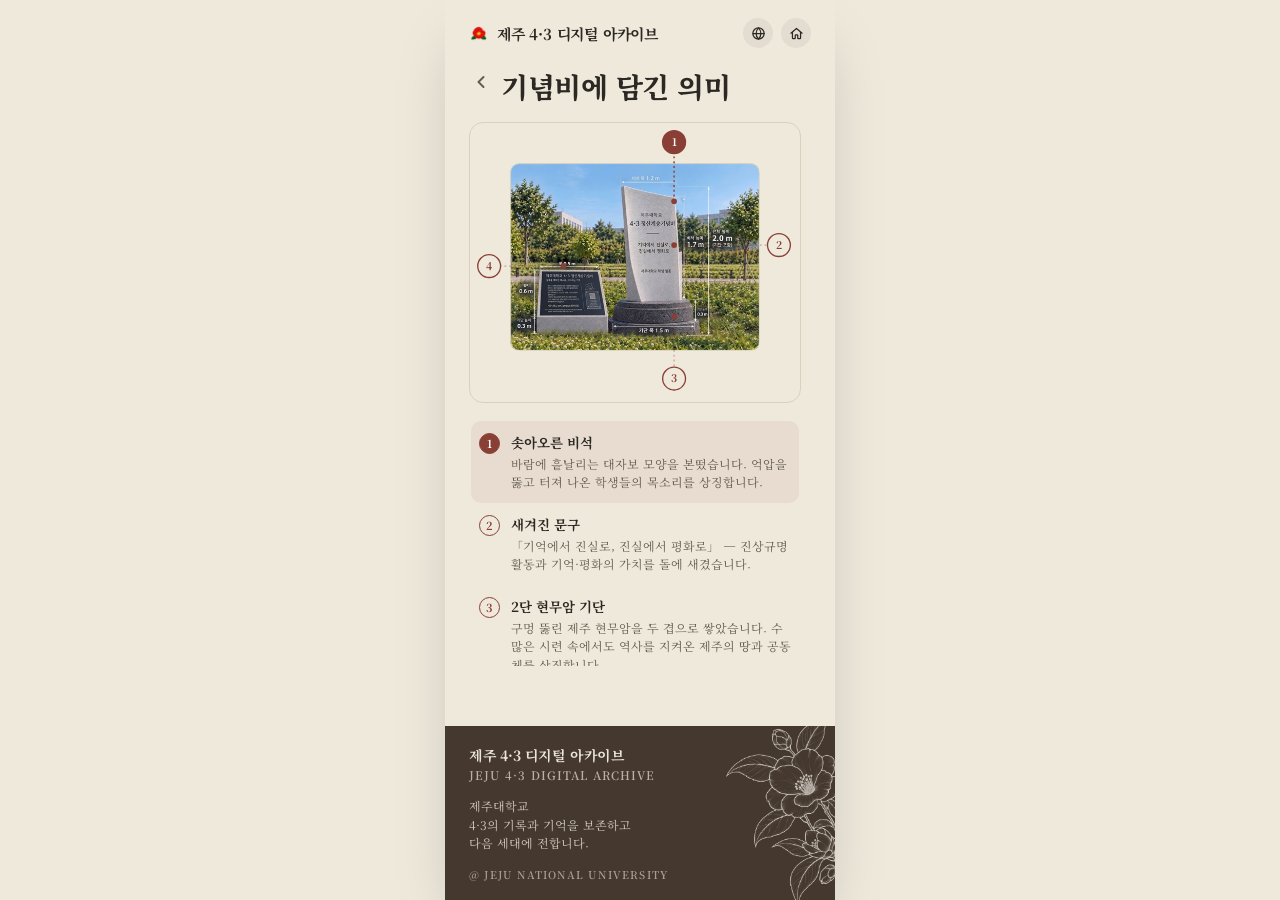
<file: memorial-meaning.html>
<!DOCTYPE html>
<html lang="ko">
<head>
<meta charset="UTF-8">
<meta name="viewport" content="width=device-width, initial-scale=1.0, maximum-scale=1.0, viewport-fit=cover">
<title>기념비에 담긴 의미 | 제주 4·3 디지털 아카이브</title>
<meta name="description" content="제주대학교 4·3 정신계승기념비 — 비석의 형태와 새겨진 문구, 그 안에 담긴 뜻을 하나씩 짚어봅니다.">
<link rel="preconnect" href="https://fonts.googleapis.com">
<link rel="preconnect" href="https://fonts.gstatic.com" crossorigin>
<link href="https://fonts.googleapis.com/css2?family=Noto+Serif+KR:wght@400;500;700;900&family=Noto+Serif+JP:wght@400;500;700;900&display=swap" rel="stylesheet">
<link rel="stylesheet" href="assets/site.css?v=3">
<style>
  .title-row{
    display:flex;
    align-items:flex-start;
    gap: 8px;
    margin: 6px 24px 0;
  }
  .back-btn{ margin-top: 2px; }
  .page-title{
    margin: 0;
    font-weight:800;
    font-size: 28px;
    letter-spacing:-0.5px;
    color: var(--ink);
  }
  .back-btn{
    display:flex;
    align-items:center;
    gap: 2px;
    flex-shrink:0;
    padding: 4px 2px;
    color: var(--ink-soft);
  }
  .back-btn svg{ width:20px; height:20px; }
  .back-btn:active{ opacity:0.6; }

  /* ---------- 이 안에서만 스크롤 (도면 + 범례 + 배경 + 비문) ---------- */
  .meaning-panel{
    margin: 16px 24px 18px;
    padding-right: 10px;
    padding-bottom: 20px;
    height: 544px;
    overflow-y: auto;
    scrollbar-width: thin;
    scrollbar-color: #c9a49c rgba(138,63,54,0.07);
  }
  .meaning-panel::-webkit-scrollbar{ width:6px; }
  .meaning-panel::-webkit-scrollbar-track{ background: rgba(138,63,54,0.07); border-radius: 999px; }
  .meaning-panel::-webkit-scrollbar-thumb{ background: rgba(138,63,54,0.45); border-radius: 999px; }
  .meaning-panel::-webkit-scrollbar-thumb:hover{ background: rgba(138,63,54,0.65); }

  /* ---------- 도면: 기념비 렌더링 사진 + 번호 인출선 ---------- */
  .diagram-box{
    border: 1px solid var(--line);
    border-radius: 14px;
    padding: 2px;
  }
  .diagram-box svg{ display:block; width:100%; height:auto; }
  .photo-border{ fill:none; stroke: var(--line); stroke-width:1; }
  .callout{ cursor:pointer; }
  .callout .leader{
    stroke: var(--maroon);
    stroke-width:1;
    stroke-dasharray: 2 3;
    opacity:.55;
    transition: opacity .15s ease;
  }
  .callout .pt{ fill: var(--maroon); }
  .callout .badge-c{
    fill: var(--bg);
    stroke: var(--maroon);
    stroke-width:1.4;
    transition: fill .15s ease;
  }
  .callout .badge-t{
    fill: var(--maroon);
    font-weight:700;
    font-size:11px;
    font-family:"Noto Serif KR","Noto Serif JP",serif;
    text-anchor:middle;
    transition: fill .15s ease;
  }
  .callout.active .leader{ opacity:1; stroke-width:1.5; }
  .callout.active .badge-c{ fill: var(--maroon); }
  .callout.active .badge-t{ fill:#fff; }

  /* ---------- 범례: 번호 탭하면 위 도면과 서로 반응한다 ---------- */
  .legend{ margin: 18px 2px 0; }
  .legend-item{
    display:flex;
    align-items:flex-start;
    gap: 11px;
    padding: 11px 8px;
    border-radius: 10px;
    cursor:pointer;
    transition: background .15s ease;
  }
  .legend-item.active{ background: rgba(138,63,54,0.08); }
  .legend-num{
    flex-shrink:0;
    width:21px; height:21px;
    margin-top:1px;
    border-radius:50%;
    border: 1.4px solid var(--maroon);
    color: var(--maroon);
    font-size:11px;
    font-weight:700;
    display:flex;
    align-items:center;
    justify-content:center;
    transition: background .15s ease, color .15s ease;
  }
  .legend-item.active .legend-num{ background: var(--maroon); color:#fff; }
  .legend-text .t{
    font-size:13.5px;
    font-weight:700;
    color: var(--ink);
    margin-bottom:3px;
  }
  .legend-text .d{
    font-size:12px;
    line-height:1.55;
    color: var(--ink-soft);
  }

  /* ---------- 건립 배경과 상징 ---------- */
  .bg-section{
    margin: 26px 2px 0;
    padding-top: 20px;
    border-top: 1px solid var(--line);
  }
  .section-eyebrow{
    font-size: 11px;
    font-weight:700;
    letter-spacing:0.4px;
    color: var(--maroon);
    margin-bottom: 8px;
  }
  .bg-text{
    font-size: 13px;
    line-height:1.7;
    color: var(--ink);
  }

  /* ---------- 앞으로, 이 공간은: 활용 계획 ---------- */
  .plan-section{
    margin: 26px 2px 0;
    padding-top: 20px;
    padding-bottom: 4px;
    border-top: 1px solid var(--line);
  }
  .plan-intro{
    font-size: 13px;
    line-height:1.65;
    color: var(--ink);
    margin-bottom: 12px;
  }
  .plan-list{
    list-style:none;
    margin:0;
    padding:0;
  }
  .plan-list li{
    position:relative;
    display:flex;
    align-items:baseline;
    gap: 6px;
    padding: 9px 0 9px 14px;
    font-size: 12.5px;
    line-height:1.6;
    color: var(--ink-soft);
    border-bottom: 1px dotted var(--line);
  }
  .plan-list li:last-child{ border-bottom:0; }
  .plan-list li::before{
    content:"";
    position:absolute;
    left:0; top:16px;
    width:5px; height:5px;
    border-radius:50%;
    background: var(--maroon);
  }
  .plan-list .plan-label{
    flex-shrink:0;
    white-space:nowrap;
    color: var(--ink);
    font-weight:700;
  }
  .plan-list .plan-desc{
    flex: 1 1 auto;
    min-width: 0;
  }

</style>
</head>
<body>
<div id="stage">
<div class="screen" id="screen">

  <!-- Header -->
  <header class="header">
    <img class="mark" src="assets/camellia-mark.png" alt="">
    <span class="title">제주 4·3 디지털 아카이브</span>
    <div class="lang-wrap">
      <button class="lang-btn" id="langBtn" aria-label="언어 선택">
        <svg viewBox="0 0 24 24" fill="none" stroke="currentColor" stroke-width="2" stroke-linecap="round" stroke-linejoin="round"><circle cx="12" cy="12" r="9"/><path d="M3 12h18"/><path d="M12 3c2.5 2.5 3.8 5.5 3.8 9s-1.3 6.5-3.8 9c-2.5-2.5-3.8-5.5-3.8-9S9.5 5.5 12 3Z"/></svg>
      </button>
      <div class="lang-dropdown" id="langDropdown"></div>
    </div>
    <a class="home-btn" href="index.html" aria-label="홈으로">
      <svg viewBox="0 0 24 24" fill="none" stroke="currentColor" stroke-width="2" stroke-linecap="round" stroke-linejoin="round"><path d="M3 11.5 12 4l9 7.5"/><path d="M5.5 10v9a1 1 0 0 0 1 1H9a1 1 0 0 0 1-1v-4a1 1 0 0 1 1-1h2a1 1 0 0 1 1 1v4a1 1 0 0 0 1 1h2.5a1 1 0 0 0 1-1v-9"/></svg>
    </a>
  </header>

  <div class="title-row">
    <a class="back-btn" href="memorial.html" aria-label="뒤로">
      <svg viewBox="0 0 24 24" fill="none" stroke="currentColor" stroke-width="2.4" stroke-linecap="round" stroke-linejoin="round"><path d="M15 6l-6 6 6 6"/></svg>
    </a>
    <h1 class="page-title" id="pageTitle">기념비에 담긴 의미</h1>
  </div>

  <div class="meaning-panel" id="meaningPanel">

    <!-- 도면: 기념비 렌더링 사진 + 번호 인출선 -->
    <div class="diagram-box">
      <svg viewBox="0 0 342 288" xmlns="http://www.w3.org/2000/svg">
        <defs>
          <clipPath id="photoClip">
            <rect x="40" y="40" width="262" height="197" rx="10"/>
          </clipPath>
        </defs>
        <image href="assets/memorial-render.png" x="40" y="40" width="262" height="197" clip-path="url(#photoClip)" preserveAspectRatio="xMidYMid slice"/>
        <rect class="photo-border" x="40.5" y="40.5" width="261" height="196" rx="9.5"/>

        <!-- ① 비석 몸체 -->
        <g class="callout active" data-idx="1">
          <line class="leader" x1="212" y1="80" x2="212" y2="30"/>
          <circle class="pt" cx="212" cy="80" r="3"/>
          <circle class="badge-c" cx="212" cy="18" r="12"/>
          <text class="badge-t" x="212" y="18" dy="0.35em">1</text>
        </g>
        <!-- ② 새겨진 문구 -->
        <g class="callout" data-idx="2">
          <line class="leader" x1="212" y1="126" x2="310" y2="126"/>
          <circle class="pt" cx="212" cy="126" r="3"/>
          <circle class="badge-c" cx="322" cy="126" r="12"/>
          <text class="badge-t" x="322" y="126" dy="0.35em">2</text>
        </g>
        <!-- ③ 2단 현무암 기단 -->
        <g class="callout" data-idx="3">
          <line class="leader" x1="212" y1="201" x2="212" y2="254"/>
          <circle class="pt" cx="212" cy="201" r="3"/>
          <circle class="badge-c" cx="212" cy="266" r="12"/>
          <text class="badge-t" x="212" y="266" dy="0.35em">3</text>
        </g>
        <!-- ④ 안내판과 QR -->
        <g class="callout" data-idx="4">
          <line class="leader" x1="96" y1="148" x2="30" y2="148"/>
          <circle class="pt" cx="96" cy="148" r="3"/>
          <circle class="badge-c" cx="18" cy="148" r="12"/>
          <text class="badge-t" x="18" y="148" dy="0.35em">4</text>
        </g>
      </svg>
    </div>

    <!-- 범례 -->
    <div class="legend" id="legend">
      <div class="legend-item active" data-idx="1">
        <div class="legend-num">1</div>
        <div class="legend-text">
          <div class="t" id="t1">솟아오른 비석</div>
          <div class="d" id="d1">바람에 흩날리는 대자보 모양을 본떴습니다. 억압을 뚫고 터져 나온 학생들의 목소리를 상징합니다.</div>
        </div>
      </div>
      <div class="legend-item" data-idx="2">
        <div class="legend-num">2</div>
        <div class="legend-text">
          <div class="t" id="t2">새겨진 문구</div>
          <div class="d" id="d2">「기억에서 진실로, 진실에서 평화로」 — 진상규명 활동과 기억·평화의 가치를 돌에 새겼습니다.</div>
        </div>
      </div>
      <div class="legend-item" data-idx="3">
        <div class="legend-num">3</div>
        <div class="legend-text">
          <div class="t" id="t3">2단 현무암 기단</div>
          <div class="d" id="d3">구멍 뚫린 제주 현무암을 두 겹으로 쌓았습니다. 수많은 시련 속에서도 역사를 지켜온 제주의 땅과 공동체를 상징합니다.</div>
        </div>
      </div>
      <div class="legend-item" data-idx="4">
        <div class="legend-num">4</div>
        <div class="legend-text">
          <div class="t" id="t4">안내판과 QR</div>
          <div class="d" id="d4">핵심 문구 "침묵을 깨뜨린 목소리, 이어지는 기억"을 새긴 안내판입니다. QR코드로 디지털 아카이브와 후원자 명단도 확인할 수 있어요.</div>
        </div>
      </div>
    </div>

    <!-- 건립 배경과 상징 -->
    <div class="bg-section">
      <div class="section-eyebrow" id="bgEyebrow">건립 배경</div>
      <p class="bg-text" id="bgText">군사정권 시기, 제주대학교 학생들은 대자보와 위령제로 금기였던 4·3을 세상에 알렸습니다. 증언으로 이어 온 기억이 끊기기 전에 그 활동을 기록하고, 다음 세대가 그 뜻을 이어가도록 이 기념비를 세웁니다.</p>
    </div>

    <!-- 앞으로, 이 공간은: 활용 계획 -->
    <div class="plan-section">
      <div class="section-eyebrow" id="planEyebrow">앞으로, 이 공간은</div>
      <p class="plan-intro" id="planIntro">기념비는 세워지는 것으로 끝나지 않습니다. 제주대학교 동백정원은 이렇게 쓰일 예정입니다.</p>
      <ul class="plan-list" id="planList">
        <li><span class="plan-label"><span id="plan1t">4·3 추모식</span> —</span><span class="plan-desc" id="plan1d">매년 4월 3일 또는 4·3 추념기간에 학생·교직원·동문 등이 참여하는 추모식 개최</span></li>
        <li><span class="plan-label"><span id="plan2t">헌화와 묵념</span> —</span><span class="plan-desc" id="plan2d">학생들이 자율적으로 방문하여 헌화하고 묵념하도록 함</span></li>
        <li><span class="plan-label"><span id="plan3t">문화·예술 프로그램</span> —</span><span class="plan-desc" id="plan3d">추모 전시, 사진전, 시화전, 4·3 관련 강연, 학생 작품 전시 등 다양한 프로그램 진행</span></li>
        <li><span class="plan-label"><span id="plan4t">학생 참여 프로그램</span> —</span><span class="plan-desc" id="plan4d">학생들이 직접 4·3 관련 문구, 기억의 글, 추모 메시지 등을 작성하여 기록하는 프로그램 운영</span></li>
      </ul>
    </div>

  </div>

  <!-- Footer -->
  <footer class="footer">
    <div class="kr">제주 4·3 디지털 아카이브</div>
    <div class="en">JEJU 4·3 DIGITAL ARCHIVE</div>
    <p class="msg">제주대학교<br>4·3의 기록과 기억을 보존하고<br>다음 세대에 전합니다.</p>
    <div class="univ">@ JEJU NATIONAL UNIVERSITY</div>
    <img class="bloom" src="assets/camellia-line.png" alt="">
  </footer>

</div>
</div>

<script src="assets/fit-screen.js"></script>
<script src="assets/lang-switch.js?v=3"></script>
<script>
  // ---------- 다국어 번역 (기계번역 초안 — 공개 전 원어민 검수 권장) ----------
  const I18N = {
    ko: {
      pageTitle: "기념비에 담긴 의미",
      items: [
        { t: "솟아오른 비석", d: "바람에 흩날리는 대자보 모양을 본떴습니다. 억압을 뚫고 터져 나온 학생들의 목소리를 상징합니다." },
        { t: "새겨진 문구", d: "「기억에서 진실로, 진실에서 평화로」 — 진상규명 활동과 기억·평화의 가치를 돌에 새겼습니다." },
        { t: "2단 현무암 기단", d: "구멍 뚫린 제주 현무암을 두 겹으로 쌓았습니다. 수많은 시련 속에서도 역사를 지켜온 제주의 땅과 공동체를 상징합니다." },
        { t: "안내판과 QR", d: "핵심 문구 \"침묵을 깨뜨린 목소리, 이어지는 기억\"을 새긴 안내판입니다. QR코드로 디지털 아카이브와 후원자 명단도 확인할 수 있어요." }
      ],
      bgEyebrow: "건립 배경",
      bgText: "군사정권 시기, 제주대학교 학생들은 대자보와 위령제로 금기였던 4·3을 세상에 알렸습니다. 증언으로 이어 온 기억이 끊기기 전에 그 활동을 기록하고, 다음 세대가 그 뜻을 이어가도록 이 기념비를 세웁니다.",
      planEyebrow: "앞으로, 이 공간은",
      planIntro: "기념비는 세워지는 것으로 끝나지 않습니다. 제주대학교 동백정원은 이렇게 쓰일 예정입니다.",
      plan: [
        { t: "4·3 추모식", d: "매년 4월 3일 또는 4·3 추념기간에 학생·교직원·동문 등이 참여하는 추모식 개최" },
        { t: "헌화와 묵념", d: "학생들이 자율적으로 방문하여 헌화하고 묵념하도록 함" },
        { t: "문화·예술 프로그램", d: "추모 전시, 사진전, 시화전, 4·3 관련 강연, 학생 작품 전시 등 다양한 프로그램 진행" },
        { t: "학생 참여 프로그램", d: "학생들이 직접 4·3 관련 문구, 기억의 글, 추모 메시지 등을 작성하여 기록하는 프로그램 운영" }
      ]
    },
    en: {
      pageTitle: "What the Memorial Means",
      items: [
        { t: "The rising stele", d: "Shaped after a poster fluttering in the wind — the students' voices breaking through." },
        { t: "The inscribed words", d: "“From memory to truth, from truth to peace.”" },
        { t: "The two-tier basalt base", d: "Jeju's own black basalt, stacked in two layers — the land and community that endured." },
        { t: "The plaque and QR code", d: "Carries the line “A silence broken, a memory carried on,” plus a QR code to the digital archive and donor list." }
      ],
      bgEyebrow: "Background",
      bgText: "Under military rule, Jeju National University students broke the taboo around April 3rd with posters and memorial services. This monument records that history before living testimony fades, so the next generation can carry it forward.",
      planEyebrow: "Going forward",
      planIntro: "The memorial doesn't end with its unveiling. Here is how the Camellia Garden will be used.",
      plan: [
        { t: "April 3rd memorial service", d: "Held every year on or around April 3rd, with students, staff and alumni taking part" },
        { t: "Flowers and a moment of silence", d: "Students may visit freely at any time to lay flowers and pay their respects" },
        { t: "Culture & arts programs", d: "Memorial exhibitions, photo shows, poetry displays, talks, and student artwork" },
        { t: "Student participation", d: "A program where students write and leave their own words of memory and remembrance" }
      ]
    },
    zh: {
      pageTitle: "纪念碑的含义",
      items: [
        { t: "耸立的碑石", d: "形似风中飘扬的大字报，象征冲破压迫、喷薄而出的学生之声。" },
        { t: "刻下的文字", d: "「从记忆到真相，从真相到和平」。" },
        { t: "两层玄武岩基座", d: "济州黑色玄武岩两层叠砌，象征历经磨难仍守护历史的土地与共同体。" },
        { t: "说明牌与二维码", d: "刻有“打破沉默的声音，延续的记忆”，并附二维码链接数字档案与捐助者名单。" }
      ],
      bgEyebrow: "建立背景",
      bgText: "在军事政权时期，济州大学的学生们通过大字报和追悼会打破了关于4·3的禁忌。在口述记忆消失之前，这座纪念碑记录下那段历史，让下一代得以传承其精神。",
      planEyebrow: "今后，这个空间",
      planIntro: "纪念碑的落成并不是终点。济州大学山茶花庭院今后将这样使用。",
      plan: [
        { t: "4·3追悼仪式", d: "每年4月3日或4·3追忆期间，举办师生校友共同参与的追悼仪式" },
        { t: "献花与默哀", d: "学生可自主前来献花、默哀" },
        { t: "文化艺术项目", d: "举办追悼展览、摄影展、诗画展、相关讲座、学生作品展等多种文化艺术项目" },
        { t: "学生参与项目", d: "学生亲手写下与4·3相关的文字、记忆与追悼留言并予以记录" }
      ]
    },
    ja: {
      pageTitle: "記念碑に込めた意味",
      items: [
        { t: "そびえ立つ碑石", d: "風にはためくビラの形を模しました。抑圧を突き破って出た学生たちの声を象徴します。" },
        { t: "刻まれた言葉", d: "「記憶から真実へ、真実から平和へ」。" },
        { t: "二段の玄武岩の台座", d: "穴の開いた済州の玄武岩を二段に積みました。幾多の試練の中でも歴史を守ってきた済州の地と共同体を象徴します。" },
        { t: "案内板とQRコード", d: "「沈黙を破った声、続く記憶」という言葉を刻んだ案内板です。QRコードでデジタルアーカイブと後援者名簿も確認できます。" }
      ],
      bgEyebrow: "建立の背景",
      bgText: "軍事政権下、済州大学校の学生たちはビラと慰霊祭で、タブーとされた4・3を世に知らせました。証言による記憶が途絶える前にその活動を記録し、次の世代へと受け継ぐためにこの記念碑を建てます。",
      planEyebrow: "これから、この場所は",
      planIntro: "記念碑は建てて終わりではありません。済州大学校の椿庭園はこれからこのように使われます。",
      plan: [
        { t: "4・3追悼式", d: "毎年4月3日または4・3追念期間に、学生・教職員・同窓生らが参加する追悼式を開催" },
        { t: "献花と黙祷", d: "学生が自律的に訪れ、献花と黙祷ができるようにする" },
        { t: "文化・芸術プログラム", d: "追悼展示、写真展、詩画展、4・3関連講演、学生作品展など多様なプログラムを実施" },
        { t: "学生参加プログラム", d: "学生が直接4・3に関する言葉や記憶、追悼メッセージなどを書き残すプログラムを運営" }
      ]
    }
  };

  let currentLang = "ko";

  window.__applyLanguage = function (lang) {
    currentLang = lang;
    const t = I18N[lang] || I18N.ko;
    document.getElementById("pageTitle").textContent = t.pageTitle;
    t.items.forEach(function (item, i) {
      document.getElementById("t" + (i + 1)).textContent = item.t;
      document.getElementById("d" + (i + 1)).textContent = item.d;
    });
    document.getElementById("bgEyebrow").textContent = t.bgEyebrow;
    document.getElementById("bgText").textContent = t.bgText;
    document.getElementById("planEyebrow").textContent = t.planEyebrow;
    document.getElementById("planIntro").textContent = t.planIntro;
    t.plan.forEach(function (item, i) {
      document.getElementById("plan" + (i + 1) + "t").textContent = item.t;
      document.getElementById("plan" + (i + 1) + "d").textContent = item.d;
    });
    if (window.__fitScreen) window.__fitScreen();
  };

  // ---------- 도면 번호 ↔ 범례: 서로 눌러서 하이라이트 ----------
  const callouts = Array.from(document.querySelectorAll(".callout"));
  const legendItems = Array.from(document.querySelectorAll(".legend-item"));

  function setActive(idx) {
    const isActive = document.querySelector('.callout[data-idx="' + idx + '"]').classList.contains("active");
    const next = isActive ? null : idx;
    callouts.forEach(function (c) { c.classList.toggle("active", c.dataset.idx === next); });
    legendItems.forEach(function (it) { it.classList.toggle("active", it.dataset.idx === next); });
  }

  callouts.forEach(function (c) {
    c.addEventListener("click", function () { setActive(c.dataset.idx); });
  });
  legendItems.forEach(function (it) {
    it.addEventListener("click", function () { setActive(it.dataset.idx); });
  });
</script>
</body>
</html>
</file>
<file: assets/site.css>
:root{
  --bg: #efe9dc;
  --ink: #2c2823;
  --ink-soft: #635c4f; /* 배경(--bg)과의 대비를 WCAG AA(4.5:1) 이상으로 살짝 더 진하게 조정 */
  --line: #d9d1bd;
  --maroon: #8a3f36;
  --olive: #4a5738;
  --olive-dark: #3a4429;
  --footer: #45392f;
  --footer-ink: #ece5d8;
  --placeholder: #cdc4b0; /* 사진/3D 자리표시자: 배경과 더 잘 구분되도록 */
}
*{ box-sizing: border-box; -webkit-tap-highlight-color: transparent; }
html,body{ margin:0; padding:0; height:100%; overscroll-behavior:none; }
body{
  /* 화면 비율이 390:900과 다른 기기에서는 카드 위아래(또는 양옆)로 틈이 생기는데,
     배경색을 카드(--bg)와 같게 맞춰서 그 틈이 보이지 않도록 한다 */
  background: var(--bg);
  color: var(--ink);
  /* 일본어 글자가 "Noto Serif KR"에 없어서 OS 기본 글꼴로 대체되며 줄 높이가 미묘하게 달라지던 문제 때문에 "Noto Serif JP"를 추가했다 */
  font-family: "Noto Serif KR", "Noto Serif JP", serif;
  overflow:hidden;
  position:fixed;
  inset:0;
  width:100%;
}

/* Stage centers and scales the fixed-size phone screen to fit any viewport with no scrolling */
#stage{
  position:fixed;
  inset:0;
  width:100vw;
  height:100dvh;
  display:flex;
  align-items:center;
  justify-content:center;
  overflow:hidden;
}
.screen{
  width:390px;
  min-height: 900px; /* 모든 페이지가 같은 크기의 카드로 보이도록 고정 (fit-screen.js의 DESIGN_HEIGHT와 동일) */
  flex: 0 0 auto;
  background: var(--bg);
  display:flex;
  flex-direction:column;
  box-shadow: 0 30px 60px -20px rgba(0,0,0,0.25);
}

/* ---------- Header (shared across pages) ---------- */
.header{
  display:flex;
  align-items:center;
  gap:8px;
  padding: 18px 24px 12px;
}
.header .mark{ width:20px; height:auto; flex-shrink:0; display:block; }
.header .title{
  font-size:15px;
  line-height:1.4;
  font-weight:700;
  letter-spacing:-0.2px;
}
.header .home-btn{
  width:30px; height:30px;
  flex-shrink:0;
  display:flex;
  align-items:center;
  justify-content:center;
  border-radius:50%;
  background: rgba(44,40,35,0.06);
  color: var(--ink);
}
.header .home-btn svg{ width:15px; height:15px; }
.header .home-btn:active{ background: rgba(44,40,35,0.12); }

/* ---------- Language switcher (shared across pages) ---------- */
.header .lang-wrap{
  position:relative;
  margin-left:auto; /* 홈 버튼이 있든 없든, 이 묶음이 오른쪽으로 밀려 붙는다 */
  flex-shrink:0;
}
.header .lang-btn{
  width:30px; height:30px;
  flex-shrink:0;
  display:flex;
  align-items:center;
  justify-content:center;
  border-radius:50%;
  border:0;
  background: rgba(44,40,35,0.06);
  color: var(--ink);
  cursor:pointer;
  padding:0;
}
.header .lang-btn svg{ width:15px; height:15px; }
.header .lang-btn:active{ background: rgba(44,40,35,0.12); }

.lang-dropdown{
  position:absolute;
  top: calc(100% + 8px);
  right:0;
  width: 132px;
  background: var(--bg);
  border: 1px solid var(--line);
  border-radius: 14px;
  box-shadow: 0 16px 32px -12px rgba(44,40,35,0.3);
  padding: 6px;
  z-index: 50;
  opacity:0;
  transform: translateY(-6px) scale(0.97);
  pointer-events:none;
  transition: opacity .16s ease, transform .16s ease;
}
.lang-dropdown.open{
  opacity:1;
  transform: translateY(0) scale(1);
  pointer-events:auto;
}
.lang-dropdown button{
  display:flex;
  align-items:center;
  justify-content:space-between;
  width:100%;
  border:0;
  background:transparent;
  padding: 9px 10px;
  border-radius: 9px;
  font-family:"Noto Serif KR", "Noto Serif JP", serif;
  font-size:13px;
  font-weight:600;
  color: var(--ink);
  cursor:pointer;
  text-align:left;
}
.lang-dropdown button:active{ background: rgba(44,40,35,0.07); }
.lang-dropdown button.active{ color: var(--maroon); font-weight:700; }
.lang-dropdown button .dot{
  width:6px; height:6px;
  border-radius:50%;
  background: var(--maroon);
  opacity:0;
  flex-shrink:0;
}
.lang-dropdown button.active .dot{ opacity:1; }

/* ---------- Footer (shared across pages) ---------- */
.footer{
  margin-top: auto; /* 콘텐츠가 짧아도 항상 카드 맨 아래에 붙는다 */
  position:relative;
  background: var(--footer);
  color: var(--footer-ink);
  padding: 20px 24px 18px;
  overflow:hidden;
}
.footer .kr{
  font-size:14px;
  line-height:1.4;
  font-weight:700;
  letter-spacing:-0.2px;
}
.footer .en{
  margin-top:2px;
  font-size:11.5px;
  line-height:1.4;
  font-weight:600;
  letter-spacing:1px;
  color: rgba(236,229,216,0.7);
}
.footer .msg{
  margin-top: 14px;
  font-size:12px;
  line-height:1.55;
  color: rgba(236,229,216,0.85);
  max-width: 190px;
  position:relative;
  z-index:2;
}
.footer .univ{
  margin-top:14px;
  font-size:10.5px;
  font-weight:600;
  letter-spacing:1.2px;
  color: rgba(236,229,216,0.6);
  position:relative;
  z-index:2;
}
.footer .bloom{
  position:absolute;
  right:-8px; bottom:-6px;
  width: 172px;
  height:auto;
  opacity:0.85;
  z-index:1;
}
</file>
